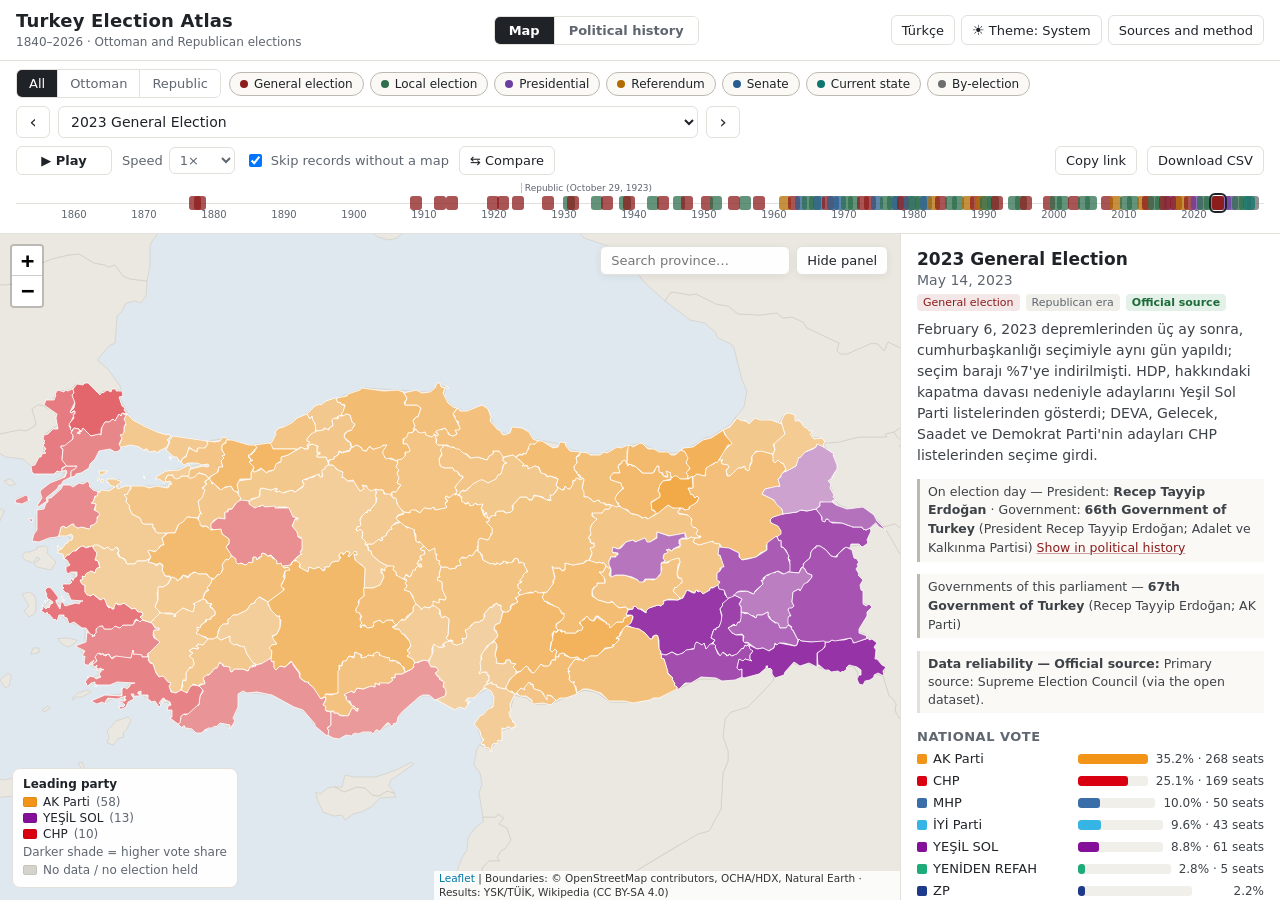
<file: index.html>
<!DOCTYPE html>
<html lang="tr">
<head>
<meta charset="utf-8">
<meta name="viewport" content="width=device-width, initial-scale=1">
<title>Türkiye Seçim Atlası · 1840–2026</title>
<meta name="description" content="1840'tan günümüze Osmanlı ve Türkiye Cumhuriyeti seçimleri, halkoylamaları ve cumhurbaşkanlığı seçimleri; döneminin il ve vilayet sınırlarıyla etkileşimli harita.">
<meta name="theme-color" content="#8d1c1c">
<meta property="og:type" content="website">
<meta property="og:title" content="Türkiye Seçim Atlası · 1840–2026">
<meta property="og:description" content="1840'tan bugüne Osmanlı ve Türkiye seçimleri döneminin sınırlarıyla haritada; meclisler, hükûmetler, cumhurbaşkanları ve partilerle siyasi tarih.">
<meta property="og:url" content="https://ahmtaltug.github.io/TurkiyeSecimAtlasi/">
<meta property="og:image" content="https://ahmtaltug.github.io/TurkiyeSecimAtlasi/icons/og.jpg">
<meta property="og:image:width" content="1280"><meta property="og:image:height" content="640">
<meta property="og:locale" content="tr_TR">
<meta name="twitter:card" content="summary_large_image">
<link rel="icon" href="favicon.svg" type="image/svg+xml">
<link rel="manifest" href="manifest.webmanifest">
<link rel="apple-touch-icon" href="icons/icon-192.png">
<script>
  // Tema, sayfa çizilmeden uygulanır (beyaz parlama olmasın): kayıtlı tercih yoksa tarayıcı tercihi.
  (function () {
    var p = localStorage.getItem('theme') || 'auto';
    var dark = p === 'dark' || (p === 'auto' && window.matchMedia && window.matchMedia('(prefers-color-scheme: dark)').matches);
    document.documentElement.dataset.theme = dark ? 'dark' : 'light';
  })();
</script>
<link rel="stylesheet" href="vendor/leaflet.css">
<link rel="stylesheet" href="css/app.css?v=3.6.0">
</head>
<body>
<header class="topbar">
  <div class="brand">
    <h1>Türkiye Seçim Atlası</h1>
    <span class="brand-sub">1840–2026 · Osmanlı ve Cumhuriyet seçimleri</span>
  </div>
  <nav class="seg main-tabs" id="mainTabs" aria-label="Ana bölümler">
    <button type="button" data-view="map" class="active" aria-pressed="true">Harita</button>
    <button type="button" data-view="history" aria-pressed="false">Siyasi tarih</button>
  </nav>
  <div class="topbar-actions">
    <button id="langBtn" class="btn ghost no-tr" type="button" title="Language / Dil"></button>
    <button id="themeBtn" class="btn ghost" type="button">Tema: Sistem</button>
    <button id="aboutBtn" class="btn ghost" type="button" aria-label="Kaynaklar ve yöntem"><span class="long">Kaynaklar ve yöntem</span><span class="short">Hakkında</span></button>
  </div>
</header>

<section class="controls" aria-label="Seçim seçimi">
  <div class="row">
    <div class="seg" id="eraSeg" role="group" aria-label="Dönem">
      <button type="button" data-era="all" class="active">Tümü</button>
      <button type="button" data-era="osmanli">Osmanlı</button>
      <button type="button" data-era="cumhuriyet">Cumhuriyet</button>
    </div>
    <div class="chips" id="typeChips" role="group" aria-label="Seçim türü"></div>
  </div>
  <div class="row nav">
    <button id="prevBtn" class="btn icon" type="button" aria-label="Önceki seçim">‹</button>
    <select id="electionSelect" aria-label="Seçim"></select>
    <button id="nextBtn" class="btn icon" type="button" aria-label="Sonraki seçim">›</button>
  </div>
  <div class="row play" aria-label="Zaman atlamalı oynatma">
    <button id="playBtn" class="btn" type="button" aria-pressed="false" title="Seçili dönem ve türlerdeki seçimleri sırayla oynat (boşluk tuşu)">▶ Oynat</button>
    <label class="lbl"><span class="long">Hız</span>
      <select id="speedSel" aria-label="Oynatma hızı">
        <option value="0.5">0,5×</option><option value="1" selected>1×</option><option value="2">2×</option><option value="4">4×</option>
      </select>
    </label>
    <label class="lbl skip"><input type="checkbox" id="skipEmpty" checked> Haritasız kayıtları atla</label>
    <button id="cmpBtn" class="btn ghost" type="button" aria-pressed="false" title="İki seçimi yan yana haritada karşılaştır">⇆<span class="long"> Karşılaştır</span></button>
    <span class="spacer"></span>
    <button id="shareBtn" class="btn ghost" type="button" title="Bu görünümün bağlantısını kopyala"><span class="long">Bağlantıyı kopyala</span><span class="short">Paylaş</span></button>
    <button id="csvBtn" class="btn ghost" type="button" title="Bu seçimin il verisini CSV olarak indir"><span class="long">CSV indir</span><span class="short">CSV</span></button>
  </div>
  <div class="timeline" id="timeline" aria-label="Zaman çizelgesi"></div>
</section>

<main class="layout">
  <div class="map-wrap">
    <div id="map" aria-label="Harita"></div>
    <div class="map-overlay" id="mapOverlay" hidden></div>
    <div class="year-badge" id="yearBadge" hidden aria-live="polite"></div>
    <div class="event-ticker" id="eventTicker" hidden aria-live="polite"></div>
    <div class="cmp-label a" id="cmpLabelA"></div>
    <div class="sr-only" id="srStatus" aria-live="polite"></div>
    <div class="loading" id="loading" hidden role="status"><span class="spin" aria-hidden="true"></span>Yükleniyor…</div>
    <div class="legend" id="legend"></div>
    <div class="map-tools">
      <input id="unitSearch" type="search" list="unitList" placeholder="İl ara…" aria-label="Haritada il, sancak ya da vilayet ara (kısayol: /)" autocomplete="off">
      <datalist id="unitList"></datalist>
      <button id="panelBtn" class="btn" type="button" aria-expanded="true" aria-controls="panel">Paneli gizle</button>
    </div>
  </div>
  <aside class="panel" id="panel">
    <div id="electionInfo"></div>
    <div class="modes" id="modeBox"></div>
    <div id="cmpBox"></div>
    <div id="unitInfo"></div>
    <div id="tableBox"></div>
    <div id="demoBox"></div>
    <div id="notesBox"></div>
  </aside>
</main>

<template id="about-en">
  <h2>Sources and method</h2>
  <p class="note">The interface is available in English; election descriptions, notes, party and place names come from Turkish sources and are shown in Turkish.</p>
  <h3>Coverage</h3>
  <ul>
    <li><b>1840:</b> Muhassıl councils. No compiled results exist, so only a description is shown.</li>
    <li><b>1877–1919, Ottoman Chamber of Deputies:</b> Deputies per province (vilayet) or sanjak, with religious, ethnic or political affiliation where the source gives it.</li>
    <li><b>1920–1946, Grand National Assembly:</b> Deputies and party breakdown per province; approximate provincial votes for 1946.</li>
    <li><b>1930–1946 local elections:</b> Municipalities won by the Free Republican Party in 1930; boundaries only for other years.</li>
    <li><b>District level:</b> District results for the 1950 and 1955 local elections and for all general, local, referendum and presidential elections since 1961, with the district boundaries of election day (panel: "Unit: District").</li>
    <li><b>1950–2026:</b> Province-level results of general, local (mayors and provincial councils), Senate, referendum and presidential elections, and the June 7, 2026 by-elections.</li>
  </ul>
  <h3>Data sources</h3>
  <ul>
    <li><b>1950–2026 results, 1950–1999 provincial and district boundaries:</b> <a href="https://github.com/hamiKumbasae/turkiye-secim-haritasi" target="_blank" rel="noopener">Türkiye Seçim Haritası open dataset</a> (CC BY-SA 4.0), based on the Supreme Election Council (YSK), TurkStat/DİE and Wikipedia. Boundaries derived from © OpenStreetMap contributors (ODbL) and OCHA/HDX COD-AB-TUR (CC BY-IGO).</li>
    <li><b>1877–1946 lists of deputies:</b> Turkish Wikipedia lists of members of each Ottoman and Turkish parliament (CC BY-SA 4.0). Each record links its source in the panel.</li>
    <li><b>Ottoman provinces outside Turkey and background map:</b> <a href="https://www.naturalearthdata.com/" target="_blank" rel="noopener">Natural Earth</a> (public domain).</li>
    <li><b>Political history (governments, confidence votes, heads of state, parties, events):</b> Turkish Wikipedia lists of governments and presidents, and party infoboxes (CC BY-SA 4.0); grand viziers from the Turkish Wikipedia list of Ottoman grand viziers.</li>
    <li><b>Demographics:</b> Provincial population (censuses 1927–2025) and area from Turkish Wikipedia; GDP per capita (2024) and life expectancy (2021–2023) from English Wikipedia tables based on TurkStat data.</li>
    <li><b>Current state:</b> Seats in parliament and provincial mayors, compiled daily from Turkish Wikipedia.</li>
    <li><b>Election descriptions (Turkish):</b> before 1950 from Wikipedia lists and election articles; after 1950 only basic facts (electoral system, subject of a referendum, the government formed afterwards), checked against this site's data and the Wikipedia article copies in the repository.</li>
    <li><b>Software:</b> Leaflet (BSD-2), topojson-client (ISC).</li>
  </ul>
  <h3>Boundaries</h3>
  <p>Elections from 1950 onwards are drawn with the provincial boundaries of their date (63 provinces in 1950 up to 81 since 2002), and provinces carry their official name at the time (e.g. Seyhan and Çoruh until 1955, Urfa until 1984, İçel until 2002).</p>
  <p>Boundaries before 1950 are <b>approximate</b>: units inside Turkey were assembled from today's districts according to their affiliation in that year; Ottoman provinces outside Turkey were assembled from present-day regions (Natural Earth admin-1), so their outlines do not match historical borders exactly. Units drawn with <b>fine diagonal hatching</b> rely on this project's estimate rather than a documented source.</p>
  <h3>Data reliability</h3>
  <ul>
    <li><b>Official source:</b> results based on YSK or TurkStat publications (via the open dataset).</li>
    <li><b>Encyclopedic compilation:</b> compiled from Wikipedia tables and lists, not checked against primary sources.</li>
    <li><b>Partial / approximate:</b> records where part of the data is unknown or approximate (1930, 1946).</li>
    <li><b>No result data:</b> only a description and the boundaries of the period.</li>
  </ul>
  <p>What was checked against what is documented in the <a href="https://github.com/ahmtaltug/TurkiyeSecimAtlasi/blob/main/docs/DOGRULAMA.md" target="_blank" rel="noopener">verification report</a> (Turkish).</p>
  <h3>Known limitations</h3>
  <ul>
    <li>Before 1950 elections were indirect and no provincial vote counts were published, so deputies and affiliations are shown.</li>
    <li>Wikipedia lists include everyone who served during a term, so totals can exceed the official number of seats.</li>
    <li>Party affiliations in the 1912 and 1914 lists do not match the aggregate figures in the literature.</li>
    <li>National totals are summed from provinces and may differ from official figures by a few tenths of a point.</li>
    <li>The parliament chart mostly shows the composition right after each election. Changes during a term are included only for the groups and opposition parties of 1920–1930 (approximate numbers), plus today's composition for the current term; other party switches, by-elections and the Senate are not shown.</li>
    <li>Demographic indicators use today's provincial boundaries; correlation does not imply causation.</li>
  </ul>
  <h3>Reporting errors</h3>
  <p>Use the <b>"Spotted an error in this record? Report it"</b> link at the bottom of each panel; it opens a GitHub form pre-filled with the record you are viewing (GitHub account required). <a href="https://github.com/ahmtaltug/TurkiyeSecimAtlasi/issues" target="_blank" rel="noopener">Open reports</a></p>
  <h3>Tips</h3>
  <ul>
    <li><b>Play:</b> steps through the elections of the selected era and types; keep only "General election" on to watch 1877–2023.</li>
    <li><b>Swing:</b> compares the selected party with the previous election of the same type, province by province.</li>
    <li><b>Keyboard:</b> ← → previous/next election, space play/pause, / search, Esc closes the selected unit.</li>
    <li><b>Compare (⇆):</b> shows two elections side by side.</li>
    <li><b>Language:</b> the button at the top switches between Turkish and English; the choice is stored in your browser.</li>
  </ul>
</template>

<dialog id="about">
  <form method="dialog"><button class="btn ghost close" aria-label="Kapat">✕</button></form>
  <div id="aboutBody">
  <h2>Kaynaklar ve yöntem</h2>
  <h3>Kapsam</h3>
  <ul>
    <li><b>1840:</b> Muhassıllık meclisleri. Derlenmiş seçim sonucu olmadığı için yalnız açıklama gösterilir.</li>
    <li><b>1877–1919, Meclis-i Mebusan:</b> Vilayet ya da sancak başına mebus sayısı. Kaynakta varsa dinî, etnik ya da siyasi mensubiyet dağılımı da gösterilir.</li>
    <li><b>1920–1946, TBMM:</b> İl (liva) başına milletvekili sayısı ve parti dağılımı. 1946 için yaklaşık il oyları da vardır.</li>
    <li><b>1930–1946 yerel seçimler:</b> 1930 için Serbest Cumhuriyet Fırkası'nın kazandığı belediyeler. Diğer yıllarda il düzeyinde veri yoktur.</li>
    <li><b>İlçe düzeyi:</b> 1950 ve 1955 yerel seçimleri ile 1961 sonrası genel, yerel, halkoylaması ve cumhurbaşkanlığı seçimlerinde ilçe sonuçları, seçim tarihindeki ilçe sınırlarıyla (panelde "Birim: İlçe").</li>
    <li><b>1950–2026:</b> İl düzeyinde milletvekili genel seçimleri, mahalli idareler seçimleri (belediye başkanlığı ve il genel meclisi), Cumhuriyet Senatosu seçimleri, halkoylamaları, cumhurbaşkanlığı seçimleri ve 7 Haziran 2026 ara seçimi.</li>
  </ul>
  <h3>Veri kaynakları</h3>
  <ul>
    <li><b>1950–2026 sonuçları ve 1950–1999 il sınırları:</b> <a href="https://github.com/hamiKumbasae/turkiye-secim-haritasi" target="_blank" rel="noopener">Türkiye Seçim Haritası açık veri seti</a> (CC BY-SA 4.0). Asıl kaynakları YSK, TÜİK/DİE ve Vikipedi'dir. İl ve ilçe sınırları © OpenStreetMap katkıcıları (ODbL) ve OCHA/HDX COD-AB-TUR (CC BY-IGO) verisinden türetilmiştir.</li>
    <li><b>1877–1946 vekil listeleri:</b> Türkçe Vikipedi'deki "Meclis-i Mebûsan N. dönem mebusları listesi" ve "TBMM N. dönem milletvekilleri listesi" maddeleri (CC BY-SA 4.0). 1930 ve 1946 için ilgili seçim maddeleri kullanıldı. Her seçimin kaynak bağlantısı panelde yer alır.</li>
    <li><b>Türkiye dışındaki Osmanlı vilayetleri ve arka plan haritası:</b> <a href="https://www.naturalearthdata.com/" target="_blank" rel="noopener">Natural Earth</a> (kamu malı).</li>
    <li><b>Siyasi tarih (hükûmetler, güvenoyları, cumhurbaşkanları, partiler, olaylar):</b> Türkçe Vikipedi "Türkiye hükûmetleri listesi", "Türkiye cumhurbaşkanları listesi" ve parti maddelerinin bilgi kutuları (CC BY-SA 4.0). 1923–1946 meclis dağılımları seçim maddelerinden, 1950 sonrası bu sitenin seçim verisindendir.</li>
    <li><b>Demografi:</b> İl nüfusları (1927–2025 sayım ve ADNKS), alanlar: Türkçe Vikipedi; il bazında kişi başı GSYH (2024) ve yaşam beklentisi (2021–2023): İngilizce Vikipedi tabloları (TÜİK verisine dayanır).</li>
    <li><b>Seçim açıklamaları:</b> 1950 öncesinde Vikipedi listeleri ve seçim maddeleri. 1950 sonrasında yalnız temel bilgiler (seçim sistemi, halkoylamasının konusu, seçimden sonra kurulan hükûmet); bunlar sitenin verisi ve depodaki Vikipedi madde kopyalarıyla karşılaştırıldı.</li>
    <li><b>Yazılım:</b> Leaflet (BSD-2), topojson-client (ISC).</li>
  </ul>
  <h3>Sınırlar</h3>
  <p>1950 ve sonrasındaki seçimler, kaynak veri setinin o tarihteki il sınırlarıyla çizilir: 1950'de 63 il, 1954'te 64, 1955'te 66, 1957–1987 arasında 67, 1991'de 74, 1994'te 76, 1995'te 79, 1999'da 80 ve 2002'den itibaren 81 il. İl adları seçim tarihindeki resmî adlarıyla gösterilir (ör. 1955'e kadar Seyhan ve Çoruh, 1984'e kadar Urfa, 2002'ye kadar İçel).</p>
  <p>1950 öncesi sınırlar <b>yaklaşıktır</b>. Türkiye içindeki birimler, günümüz ilçelerinin o yıldaki il ya da sancak bağlılığına göre birleştirildi. Örnekler: Gelibolu, Ergani, Genç, Siverek, Kozan, Cebelibereket, Şebinkarahisar ve Aksaray illerinin kaldırılması, 1933–1936 arasındaki Çoruh ili, Hatay'ın 1939'da katılması. Türkiye dışındaki Osmanlı vilayetleri, günümüz idari bölgelerinin (Natural Earth admin-1) birleştirilmesiyle çizildi. Bu yüzden kenar hatları tarihî sınırlarla birebir örtüşmez.</p>
  <h3>Veri güvenilirliği düzeyleri</h3>
  <p>Her kaydın panelinde bir güvenilirlik rozeti vardır. Rozet, verinin hangi tür kaynağa dayandığını gösterir; ayrı bir doğrulama sonucu değildir.</p>
  <ul>
    <li><b>Resmî kaynak:</b> YSK ya da DİE/TÜİK yayınlarına dayanan sonuçlar (kaynak veri seti üzerinden).</li>
    <li><b>Ansiklopedik derleme:</b> Vikipedi tablo ve listelerinden derlenmiş, birincil kaynakla karşılaştırılmamış veri.</li>
    <li><b>Kısmi / yaklaşık:</b> Verinin bir bölümü bilinmeyen ya da yaklaşık olan kayıtlar (1930, 1946).</li>
    <li><b>Sonuç verisi yok:</b> Yalnız açıklama ve dönemin sınırları gösterilir.</li>
  </ul>
  <p>Haritada <b>ince çapraz çizgilerle taranmış</b> birimlerin sınırı belgelenmiş bir kaynağa değil, bu projedeki tahmine dayanır. Birime tıklayınca neyin varsayıldığı yazar.</p>
  <p>Parti ve aday adlarının, ülke geneli sonuçların ve il adlarının neyle karşılaştırıldığı <a href="https://github.com/ahmtaltug/TurkiyeSecimAtlasi/blob/main/docs/DOGRULAMA.md" target="_blank" rel="noopener">doğrulama raporunda</a> yer alır.</p>
  <h3>Bilinen sınırlamalar</h3>
  <ul>
    <li>1950 öncesinde seçimler iki dereceliydi ve il düzeyinde oy sayısı yayımlanmadı. Bu yüzden bu dönemde vekil sayıları ve mensubiyetler gösterilir.</li>
    <li>Vikipedi listeleri dönem boyunca görev yapan herkesi içerir. Açıklamasında "yerine" ya da "ara seçim" geçenler "sonradan katılan" olarak ayrıldı, ama bütün ara seçimler bu şekilde işaretli değildir. Bu yüzden toplamlar resmî sandalye sayısından fazla olabilir.</li>
    <li>1912 ve 1914 listelerindeki parti mensubiyetleri literatürdeki toplu rakamlarla uyuşmaz; örneğin 1912 için genellikle "İttihat ve Terakki 269/275" denir. Bu yüzden Osmanlı seçimlerinde harita varsayılan olarak vekil sayısını gösterir.</li>
    <li>Ülke toplamları il verilerinin toplanmasıyla hesaplandığından resmî ilan edilen oranlardan birkaç onda bir puan farklı olabilir.</li>
    <li>Siyasi tarih grafiğindeki meclis dağılımı çoğunlukla her seçimin hemen sonrasındaki durumdur. Dönem içi değişiklikler yalnız 1920–1930 arasındaki gruplaşmalar ve muhalefet partileri için yaklaşık sayılarla işlenmiştir; son dönemde ayrıca bugünkü TBMM dağılımı gösterilir. Diğer parti değiştirmeler, ara seçimler ve Cumhuriyet Senatosu gösterilmez. Partilerin öncül/ardıl ilişkileri Vikipedi bilgi kutularındaki bağlantılara dayanır.</li>
    <li>Demografik göstergeler günümüz il sınırlarına göredir; eski seçimlerde dönemin illerine toplanır ve yaklaşıktır. İl bazında kentleşme ve göç verisi yoktur; nüfus artışı dolaylı gösterge olarak verilir. Korelasyon nedensellik göstermez.</li>
  </ul>
  <h3>Hata bildirimi</h3>
  <p>Yanlış bir sonuç, ad, tarih ya da sınır görürseniz her kaydın panelinin altındaki <b>"Bu kayıtta hata mı var? Bildirin"</b> bağlantısını kullanın. GitHub'da, görüntülediğiniz kaydın bağlantısı doldurulmuş bir form açılır (GitHub hesabı gerekir). <a href="https://github.com/ahmtaltug/TurkiyeSecimAtlasi/issues" target="_blank" rel="noopener">Açık bildirimler</a></p>
  <h3>Kullanım ipuçları</h3>
  <ul>
    <li><b>Oynat:</b> Seçili dönem ve türlerdeki seçimleri sırayla gösterir. Örneğin yalnız "Genel seçim"i açık bırakıp oynatırsanız 1877'den 2023'e milletvekili seçimleri art arda gelir. Harita görünümü ve seçili parti, mümkün olduğunca korunur.</li>
    <li><b>Değişim:</b> 1950 sonrası oy verisi olan seçimlerde, seçili partinin oyunu aynı türden bir önceki seçimle il il karşılaştırır.</li>
    <li><b>Tema:</b> Sayfa tarayıcınızın açık/koyu tercihine göre açılır; sağ üstteki düğmeyle Sistem, Açık ve Koyu arasında geçiş yapabilirsiniz. Tercih tarayıcıda saklanır.</li>
    <li><b>Tahmini sınırlar:</b> Lejanttaki kutucukla taramayı gizleyip gösterebilirsiniz.</li>
    <li><b>Klavye:</b> ← ve → önceki/sonraki seçim, boşluk oynat/durdur, / il arama, Esc seçili ili kapatır.</li>
    <li><b>Parti geçmişi:</b> Ülke geneli çubuklarından bir partiye tıklayınca, partinin aynı türdeki seçimlerde aldığı oy oranı grafikle gösterilir.</li>
    <li><b>İl geçmişi:</b> 1950 sonrası bir ile tıklayınca kartın altındaki "Bu ilin seçim geçmişi" bölümü, aynı türdeki bütün seçimleri ve seçili partinin oy eğrisini gösterir.</li>
    <li><b>Siyasi tarih:</b> Üst çubuktaki düğme meclis–hükûmet grafiğini, hükûmetler tablosunu, parti zaman çizelgesini ve olay animasyonunu açar.</li>
    <li><b>Karşılaştır (⇆):</b> Seçili seçimi, paneldeki listeden seçeceğiniz başka bir seçimle yan yana gösterir.</li>
    <li><b>Demografi:</b> Panelin altındaki bölüm, il göstergeleriyle seçim sonucunu saçılım grafiğinde karşılaştırır.</li>
    <li><b>CSV indir:</b> Görüntülenen seçimin il verisini Excel'de açılabilen bir dosya olarak indirir.</li>
  </ul>
  </div>
  <p class="muted">Bu sitedeki derlenmiş veri, kaynaklarının lisansı gereği CC BY-SA 4.0 ile paylaşılır. <span id="version"></span> · <a href="https://github.com/ahmtaltug/TurkiyeSecimAtlasi" target="_blank" rel="noopener">Kaynak kod</a></p>
</dialog>

<section id="historyDlg" class="history-view" hidden aria-labelledby="histTitle">
  <div class="hd-head">
    <h2 id="histTitle">Siyasi tarih</h2>
    <div class="seg" id="histTabs" role="tablist" aria-label="Siyasi tarih görünümleri">
      <button type="button" role="tab" data-tab="chart">Meclis ve hükûmetler</button>
      <button type="button" role="tab" data-tab="govs">Hükûmetler ve güvenoyu</button>
      <button type="button" role="tab" data-tab="parties">Partiler</button>
      <button type="button" role="tab" data-tab="anim">Olaylar ve animasyon</button>
    </div>
    <button id="histShare" class="btn ghost" type="button" title="Bu görünümün bağlantısını kopyala"><span class="long">Bağlantıyı kopyala</span><span class="short">Paylaş</span></button>
    <a id="histReport" class="btn ghost report-link" href="#" target="_blank" rel="noopener" title="Siyasi tarih verisindeki bir hatayı bildir">Hata bildir</a>
  </div>
  <div id="histBody" class="hd-body"></div>
</section>

<svg width="0" height="0" style="position:absolute" aria-hidden="true" focusable="false">
  <defs>
    <pattern id="hatch" patternUnits="userSpaceOnUse" width="6" height="6" patternTransform="rotate(45)">
      <rect width="2" height="6" style="fill: var(--hatch)"></rect>
    </pattern>
  </defs>
</svg>
<noscript><p style="padding:16px">Bu harita JavaScript gerektirir.</p></noscript>
<script defer src="vendor/leaflet.js"></script>
<script defer src="vendor/topojson-client.min.js"></script>
<script defer src="js/i18n.js?v=3.6.0"></script>
<script defer src="js/app.js?v=3.6.0"></script>
<script defer src="js/history.js?v=3.6.0"></script>
</body>
</html>
</file>
<file: vendor/leaflet.css>
/* required styles */

.leaflet-pane,
.leaflet-tile,
.leaflet-marker-icon,
.leaflet-marker-shadow,
.leaflet-tile-container,
.leaflet-pane > svg,
.leaflet-pane > canvas,
.leaflet-zoom-box,
.leaflet-image-layer,
.leaflet-layer {
	position: absolute;
	left: 0;
	top: 0;
	}
.leaflet-container {
	overflow: hidden;
	}
.leaflet-tile,
.leaflet-marker-icon,
.leaflet-marker-shadow {
	-webkit-user-select: none;
	   -moz-user-select: none;
	        user-select: none;
	  -webkit-user-drag: none;
	}
/* Prevents IE11 from highlighting tiles in blue */
.leaflet-tile::selection {
	background: transparent;
}
/* Safari renders non-retina tile on retina better with this, but Chrome is worse */
.leaflet-safari .leaflet-tile {
	image-rendering: -webkit-optimize-contrast;
	}
/* hack that prevents hw layers "stretching" when loading new tiles */
.leaflet-safari .leaflet-tile-container {
	width: 1600px;
	height: 1600px;
	-webkit-transform-origin: 0 0;
	}
.leaflet-marker-icon,
.leaflet-marker-shadow {
	display: block;
	}
/* .leaflet-container svg: reset svg max-width decleration shipped in Joomla! (joomla.org) 3.x */
/* .leaflet-container img: map is broken in FF if you have max-width: 100% on tiles */
.leaflet-container .leaflet-overlay-pane svg {
	max-width: none !important;
	max-height: none !important;
	}
.leaflet-container .leaflet-marker-pane img,
.leaflet-container .leaflet-shadow-pane img,
.leaflet-container .leaflet-tile-pane img,
.leaflet-container img.leaflet-image-layer,
.leaflet-container .leaflet-tile {
	max-width: none !important;
	max-height: none !important;
	width: auto;
	padding: 0;
	}

.leaflet-container img.leaflet-tile {
	/* See: https://bugs.chromium.org/p/chromium/issues/detail?id=600120 */
	mix-blend-mode: plus-lighter;
}

.leaflet-container.leaflet-touch-zoom {
	-ms-touch-action: pan-x pan-y;
	touch-action: pan-x pan-y;
	}
.leaflet-container.leaflet-touch-drag {
	-ms-touch-action: pinch-zoom;
	/* Fallback for FF which doesn't support pinch-zoom */
	touch-action: none;
	touch-action: pinch-zoom;
}
.leaflet-container.leaflet-touch-drag.leaflet-touch-zoom {
	-ms-touch-action: none;
	touch-action: none;
}
.leaflet-container {
	-webkit-tap-highlight-color: transparent;
}
.leaflet-container a {
	-webkit-tap-highlight-color: rgba(51, 181, 229, 0.4);
}
.leaflet-tile {
	filter: inherit;
	visibility: hidden;
	}
.leaflet-tile-loaded {
	visibility: inherit;
	}
.leaflet-zoom-box {
	width: 0;
	height: 0;
	-moz-box-sizing: border-box;
	     box-sizing: border-box;
	z-index: 800;
	}
/* workaround for https://bugzilla.mozilla.org/show_bug.cgi?id=888319 */
.leaflet-overlay-pane svg {
	-moz-user-select: none;
	}

.leaflet-pane         { z-index: 400; }

.leaflet-tile-pane    { z-index: 200; }
.leaflet-overlay-pane { z-index: 400; }
.leaflet-shadow-pane  { z-index: 500; }
.leaflet-marker-pane  { z-index: 600; }
.leaflet-tooltip-pane   { z-index: 650; }
.leaflet-popup-pane   { z-index: 700; }

.leaflet-map-pane canvas { z-index: 100; }
.leaflet-map-pane svg    { z-index: 200; }

.leaflet-vml-shape {
	width: 1px;
	height: 1px;
	}
.lvml {
	behavior: url(#default#VML);
	display: inline-block;
	position: absolute;
	}


/* control positioning */

.leaflet-control {
	position: relative;
	z-index: 800;
	pointer-events: visiblePainted; /* IE 9-10 doesn't have auto */
	pointer-events: auto;
	}
.leaflet-top,
.leaflet-bottom {
	position: absolute;
	z-index: 1000;
	pointer-events: none;
	}
.leaflet-top {
	top: 0;
	}
.leaflet-right {
	right: 0;
	}
.leaflet-bottom {
	bottom: 0;
	}
.leaflet-left {
	left: 0;
	}
.leaflet-control {
	float: left;
	clear: both;
	}
.leaflet-right .leaflet-control {
	float: right;
	}
.leaflet-top .leaflet-control {
	margin-top: 10px;
	}
.leaflet-bottom .leaflet-control {
	margin-bottom: 10px;
	}
.leaflet-left .leaflet-control {
	margin-left: 10px;
	}
.leaflet-right .leaflet-control {
	margin-right: 10px;
	}


/* zoom and fade animations */

.leaflet-fade-anim .leaflet-popup {
	opacity: 0;
	-webkit-transition: opacity 0.2s linear;
	   -moz-transition: opacity 0.2s linear;
	        transition: opacity 0.2s linear;
	}
.leaflet-fade-anim .leaflet-map-pane .leaflet-popup {
	opacity: 1;
	}
.leaflet-zoom-animated {
	-webkit-transform-origin: 0 0;
	    -ms-transform-origin: 0 0;
	        transform-origin: 0 0;
	}
svg.leaflet-zoom-animated {
	will-change: transform;
}

.leaflet-zoom-anim .leaflet-zoom-animated {
	-webkit-transition: -webkit-transform 0.25s cubic-bezier(0,0,0.25,1);
	   -moz-transition:    -moz-transform 0.25s cubic-bezier(0,0,0.25,1);
	        transition:         transform 0.25s cubic-bezier(0,0,0.25,1);
	}
.leaflet-zoom-anim .leaflet-tile,
.leaflet-pan-anim .leaflet-tile {
	-webkit-transition: none;
	   -moz-transition: none;
	        transition: none;
	}

.leaflet-zoom-anim .leaflet-zoom-hide {
	visibility: hidden;
	}


/* cursors */

.leaflet-interactive {
	cursor: pointer;
	}
.leaflet-grab {
	cursor: -webkit-grab;
	cursor:    -moz-grab;
	cursor:         grab;
	}
.leaflet-crosshair,
.leaflet-crosshair .leaflet-interactive {
	cursor: crosshair;
	}
.leaflet-popup-pane,
.leaflet-control {
	cursor: auto;
	}
.leaflet-dragging .leaflet-grab,
.leaflet-dragging .leaflet-grab .leaflet-interactive,
.leaflet-dragging .leaflet-marker-draggable {
	cursor: move;
	cursor: -webkit-grabbing;
	cursor:    -moz-grabbing;
	cursor:         grabbing;
	}

/* marker & overlays interactivity */
.leaflet-marker-icon,
.leaflet-marker-shadow,
.leaflet-image-layer,
.leaflet-pane > svg path,
.leaflet-tile-container {
	pointer-events: none;
	}

.leaflet-marker-icon.leaflet-interactive,
.leaflet-image-layer.leaflet-interactive,
.leaflet-pane > svg path.leaflet-interactive,
svg.leaflet-image-layer.leaflet-interactive path {
	pointer-events: visiblePainted; /* IE 9-10 doesn't have auto */
	pointer-events: auto;
	}

/* visual tweaks */

.leaflet-container {
	background: #ddd;
	outline-offset: 1px;
	}
.leaflet-container a {
	color: #0078A8;
	}
.leaflet-zoom-box {
	border: 2px dotted #38f;
	background: rgba(255,255,255,0.5);
	}


/* general typography */
.leaflet-container {
	font-family: "Helvetica Neue", Arial, Helvetica, sans-serif;
	font-size: 12px;
	font-size: 0.75rem;
	line-height: 1.5;
	}


/* general toolbar styles */

.leaflet-bar {
	box-shadow: 0 1px 5px rgba(0,0,0,0.65);
	border-radius: 4px;
	}
.leaflet-bar a {
	background-color: #fff;
	border-bottom: 1px solid #ccc;
	width: 26px;
	height: 26px;
	line-height: 26px;
	display: block;
	text-align: center;
	text-decoration: none;
	color: black;
	}
.leaflet-bar a,
.leaflet-control-layers-toggle {
	background-position: 50% 50%;
	background-repeat: no-repeat;
	display: block;
	}
.leaflet-bar a:hover,
.leaflet-bar a:focus {
	background-color: #f4f4f4;
	}
.leaflet-bar a:first-child {
	border-top-left-radius: 4px;
	border-top-right-radius: 4px;
	}
.leaflet-bar a:last-child {
	border-bottom-left-radius: 4px;
	border-bottom-right-radius: 4px;
	border-bottom: none;
	}
.leaflet-bar a.leaflet-disabled {
	cursor: default;
	background-color: #f4f4f4;
	color: #bbb;
	}

.leaflet-touch .leaflet-bar a {
	width: 30px;
	height: 30px;
	line-height: 30px;
	}
.leaflet-touch .leaflet-bar a:first-child {
	border-top-left-radius: 2px;
	border-top-right-radius: 2px;
	}
.leaflet-touch .leaflet-bar a:last-child {
	border-bottom-left-radius: 2px;
	border-bottom-right-radius: 2px;
	}

/* zoom control */

.leaflet-control-zoom-in,
.leaflet-control-zoom-out {
	font: bold 18px 'Lucida Console', Monaco, monospace;
	text-indent: 1px;
	}

.leaflet-touch .leaflet-control-zoom-in, .leaflet-touch .leaflet-control-zoom-out  {
	font-size: 22px;
	}


/* layers control */

.leaflet-control-layers {
	box-shadow: 0 1px 5px rgba(0,0,0,0.4);
	background: #fff;
	border-radius: 5px;
	}
.leaflet-control-layers-toggle {
	background-image: url(images/layers.png);
	width: 36px;
	height: 36px;
	}
.leaflet-retina .leaflet-control-layers-toggle {
	background-image: url(images/layers-2x.png);
	background-size: 26px 26px;
	}
.leaflet-touch .leaflet-control-layers-toggle {
	width: 44px;
	height: 44px;
	}
.leaflet-control-layers .leaflet-control-layers-list,
.leaflet-control-layers-expanded .leaflet-control-layers-toggle {
	display: none;
	}
.leaflet-control-layers-expanded .leaflet-control-layers-list {
	display: block;
	position: relative;
	}
.leaflet-control-layers-expanded {
	padding: 6px 10px 6px 6px;
	color: #333;
	background: #fff;
	}
.leaflet-control-layers-scrollbar {
	overflow-y: scroll;
	overflow-x: hidden;
	padding-right: 5px;
	}
.leaflet-control-layers-selector {
	margin-top: 2px;
	position: relative;
	top: 1px;
	}
.leaflet-control-layers label {
	display: block;
	font-size: 13px;
	font-size: 1.08333em;
	}
.leaflet-control-layers-separator {
	height: 0;
	border-top: 1px solid #ddd;
	margin: 5px -10px 5px -6px;
	}

/* Default icon URLs */
.leaflet-default-icon-path { /* used only in path-guessing heuristic, see L.Icon.Default */
	background-image: url(images/marker-icon.png);
	}


/* attribution and scale controls */

.leaflet-container .leaflet-control-attribution {
	background: #fff;
	background: rgba(255, 255, 255, 0.8);
	margin: 0;
	}
.leaflet-control-attribution,
.leaflet-control-scale-line {
	padding: 0 5px;
	color: #333;
	line-height: 1.4;
	}
.leaflet-control-attribution a {
	text-decoration: none;
	}
.leaflet-control-attribution a:hover,
.leaflet-control-attribution a:focus {
	text-decoration: underline;
	}
.leaflet-attribution-flag {
	display: inline !important;
	vertical-align: baseline !important;
	width: 1em;
	height: 0.6669em;
	}
.leaflet-left .leaflet-control-scale {
	margin-left: 5px;
	}
.leaflet-bottom .leaflet-control-scale {
	margin-bottom: 5px;
	}
.leaflet-control-scale-line {
	border: 2px solid #777;
	border-top: none;
	line-height: 1.1;
	padding: 2px 5px 1px;
	white-space: nowrap;
	-moz-box-sizing: border-box;
	     box-sizing: border-box;
	background: rgba(255, 255, 255, 0.8);
	text-shadow: 1px 1px #fff;
	}
.leaflet-control-scale-line:not(:first-child) {
	border-top: 2px solid #777;
	border-bottom: none;
	margin-top: -2px;
	}
.leaflet-control-scale-line:not(:first-child):not(:last-child) {
	border-bottom: 2px solid #777;
	}

.leaflet-touch .leaflet-control-attribution,
.leaflet-touch .leaflet-control-layers,
.leaflet-touch .leaflet-bar {
	box-shadow: none;
	}
.leaflet-touch .leaflet-control-layers,
.leaflet-touch .leaflet-bar {
	border: 2px solid rgba(0,0,0,0.2);
	background-clip: padding-box;
	}


/* popup */

.leaflet-popup {
	position: absolute;
	text-align: center;
	margin-bottom: 20px;
	}
.leaflet-popup-content-wrapper {
	padding: 1px;
	text-align: left;
	border-radius: 12px;
	}
.leaflet-popup-content {
	margin: 13px 24px 13px 20px;
	line-height: 1.3;
	font-size: 13px;
	font-size: 1.08333em;
	min-height: 1px;
	}
.leaflet-popup-content p {
	margin: 17px 0;
	margin: 1.3em 0;
	}
.leaflet-popup-tip-container {
	width: 40px;
	height: 20px;
	position: absolute;
	left: 50%;
	margin-top: -1px;
	margin-left: -20px;
	overflow: hidden;
	pointer-events: none;
	}
.leaflet-popup-tip {
	width: 17px;
	height: 17px;
	padding: 1px;

	margin: -10px auto 0;
	pointer-events: auto;

	-webkit-transform: rotate(45deg);
	   -moz-transform: rotate(45deg);
	    -ms-transform: rotate(45deg);
	        transform: rotate(45deg);
	}
.leaflet-popup-content-wrapper,
.leaflet-popup-tip {
	background: white;
	color: #333;
	box-shadow: 0 3px 14px rgba(0,0,0,0.4);
	}
.leaflet-container a.leaflet-popup-close-button {
	position: absolute;
	top: 0;
	right: 0;
	border: none;
	text-align: center;
	width: 24px;
	height: 24px;
	font: 16px/24px Tahoma, Verdana, sans-serif;
	color: #757575;
	text-decoration: none;
	background: transparent;
	}
.leaflet-container a.leaflet-popup-close-button:hover,
.leaflet-container a.leaflet-popup-close-button:focus {
	color: #585858;
	}
.leaflet-popup-scrolled {
	overflow: auto;
	}

.leaflet-oldie .leaflet-popup-content-wrapper {
	-ms-zoom: 1;
	}
.leaflet-oldie .leaflet-popup-tip {
	width: 24px;
	margin: 0 auto;

	-ms-filter: "progid:DXImageTransform.Microsoft.Matrix(M11=0.70710678, M12=0.70710678, M21=-0.70710678, M22=0.70710678)";
	filter: progid:DXImageTransform.Microsoft.Matrix(M11=0.70710678, M12=0.70710678, M21=-0.70710678, M22=0.70710678);
	}

.leaflet-oldie .leaflet-control-zoom,
.leaflet-oldie .leaflet-control-layers,
.leaflet-oldie .leaflet-popup-content-wrapper,
.leaflet-oldie .leaflet-popup-tip {
	border: 1px solid #999;
	}


/* div icon */

.leaflet-div-icon {
	background: #fff;
	border: 1px solid #666;
	}


/* Tooltip */
/* Base styles for the element that has a tooltip */
.leaflet-tooltip {
	position: absolute;
	padding: 6px;
	background-color: #fff;
	border: 1px solid #fff;
	border-radius: 3px;
	color: #222;
	white-space: nowrap;
	-webkit-user-select: none;
	-moz-user-select: none;
	-ms-user-select: none;
	user-select: none;
	pointer-events: none;
	box-shadow: 0 1px 3px rgba(0,0,0,0.4);
	}
.leaflet-tooltip.leaflet-interactive {
	cursor: pointer;
	pointer-events: auto;
	}
.leaflet-tooltip-top:before,
.leaflet-tooltip-bottom:before,
.leaflet-tooltip-left:before,
.leaflet-tooltip-right:before {
	position: absolute;
	pointer-events: none;
	border: 6px solid transparent;
	background: transparent;
	content: "";
	}

/* Directions */

.leaflet-tooltip-bottom {
	margin-top: 6px;
}
.leaflet-tooltip-top {
	margin-top: -6px;
}
.leaflet-tooltip-bottom:before,
.leaflet-tooltip-top:before {
	left: 50%;
	margin-left: -6px;
	}
.leaflet-tooltip-top:before {
	bottom: 0;
	margin-bottom: -12px;
	border-top-color: #fff;
	}
.leaflet-tooltip-bottom:before {
	top: 0;
	margin-top: -12px;
	margin-left: -6px;
	border-bottom-color: #fff;
	}
.leaflet-tooltip-left {
	margin-left: -6px;
}
.leaflet-tooltip-right {
	margin-left: 6px;
}
.leaflet-tooltip-left:before,
.leaflet-tooltip-right:before {
	top: 50%;
	margin-top: -6px;
	}
.leaflet-tooltip-left:before {
	right: 0;
	margin-right: -12px;
	border-left-color: #fff;
	}
.leaflet-tooltip-right:before {
	left: 0;
	margin-left: -12px;
	border-right-color: #fff;
	}

/* Printing */

@media print {
	/* Prevent printers from removing background-images of controls. */
	.leaflet-control {
		-webkit-print-color-adjust: exact;
		print-color-adjust: exact;
		}
	}
</file>
<file: css/app.css>
:root {
  --bg: #f6f5f2;
  --surface: #ffffff;
  --ink: #1f2328;
  --muted: #5f6670;
  --line: #e2e0db;
  --accent: #8d1c1c;
  --sea: #dfe8ee;
  --land: #ece9e2;
  --nodata: #d6d3cc;
  --radius: 8px;
  --line-strong: #bdb9b1;
  --on-ink: #ffffff;
  --soft: #f1efea;
  --soft2: #faf9f6;
  --text2: #3d4248;
  --overlay: rgba(255,255,255,.95);
  --sw-line: rgba(0,0,0,.08);
  --warn-bg: #fff7e6;
  --warn-line: #f2dfb5;
  --row: #f0eee9;
  --row-hover: #f6f4ef;
  --row-sel: #efe9dc;
  --hatch-swatch: #8a8478;
  --hatch: rgba(255,255,255,.45);
  color-scheme: light;
  font-family: system-ui, -apple-system, "Segoe UI", Roboto, "Noto Sans", sans-serif;
  color: var(--ink);
  background: var(--bg);
}
* { box-sizing: border-box; }
html, body { margin: 0; height: 100%; }
body { display: flex; flex-direction: column; min-height: 100vh; }
a { color: var(--accent); }
.muted { color: var(--muted); }

.topbar { display: flex; align-items: center; justify-content: space-between; gap: 12px; padding: 10px 16px; background: var(--surface); border-bottom: 1px solid var(--line); }
.brand h1 { font-size: 18px; margin: 0; letter-spacing: .2px; }
.brand-sub { font-size: 12px; color: var(--muted); }

.btn { font: inherit; font-size: 13px; border: 1px solid var(--line); background: var(--surface); color: var(--ink); border-radius: 6px; padding: 6px 10px; cursor: pointer; }
.btn:hover { border-color: var(--line-strong); }
.btn.ghost { background: transparent; }
.btn.icon { width: 34px; padding: 6px 0; font-size: 18px; line-height: 1; }
.btn:focus-visible, select:focus-visible, .chip:focus-visible, .seg button:focus-visible { outline: 2px solid var(--accent); outline-offset: 1px; }

.controls { background: var(--surface); border-bottom: 1px solid var(--line); padding: 8px 16px 6px; display: flex; flex-direction: column; gap: 8px; }
.controls .row { display: flex; align-items: center; gap: 8px; flex-wrap: wrap; }
.controls .row.nav { flex-wrap: nowrap; }
.leaflet-interactive:focus { outline: none; }
.seg { display: inline-flex; border: 1px solid var(--line); border-radius: 6px; overflow: hidden; }
.seg button { font: inherit; font-size: 13px; border: 0; background: var(--surface); padding: 6px 12px; cursor: pointer; color: var(--muted); }
.seg button + button { border-left: 1px solid var(--line); }
.seg button.active { background: var(--ink); color: var(--on-ink); }
.chips { display: flex; gap: 6px; flex-wrap: wrap; }
.chip { font: inherit; font-size: 12px; border: 1px solid var(--line); background: var(--surface); border-radius: 999px; padding: 4px 10px; cursor: pointer; color: var(--muted); display: inline-flex; align-items: center; gap: 6px; }
.chip .dot { width: 8px; height: 8px; border-radius: 50%; display: inline-block; }
.chip.on { color: var(--ink); border-color: var(--line-strong); background: var(--soft2); }
.chip:not(.on) .dot { opacity: .35; }
select { font: inherit; font-size: 14px; padding: 6px 8px; border: 1px solid var(--line); border-radius: 6px; background: var(--surface); min-width: 0; flex: 1 1 320px; max-width: 640px; }

.timeline { position: relative; height: 44px; overflow-x: auto; overflow-y: hidden; white-space: nowrap; scrollbar-width: thin; }
.timeline .track { position: relative; height: 100%; min-width: 100%; }
.timeline .axis { position: absolute; left: 0; right: 0; top: 20px; height: 1px; background: var(--line); }
.timeline .tick { position: absolute; top: 26px; font-size: 10px; color: var(--muted); transform: translateX(-50%); }
.timeline .ev { position: absolute; top: 13px; width: 12px; height: 14px; margin-left: -6px; border-radius: 3px; border: 0; padding: 0; cursor: pointer; opacity: .75; }
.timeline .ev:hover { opacity: 1; transform: scaleY(1.25); }
.timeline .ev.sel { opacity: 1; outline: 2px solid var(--ink); outline-offset: 1px; z-index: 2; }
.timeline .era-band { position: absolute; top: 0; height: 10px; font-size: 9px; color: var(--muted); border-left: 1px dashed var(--line-strong); padding-left: 3px; }

.layout { flex: 1; display: grid; grid-template-columns: minmax(0, 1fr) 380px; min-height: 0; }
.map-wrap { position: relative; min-height: 420px; }
#map { position: absolute; inset: 0; background: var(--sea); }
.leaflet-container { font: inherit; background: var(--sea); }
.leaflet-control-attribution { font-size: 10.5px; max-width: 70%; }
.map-overlay { position: absolute; left: 50%; top: 50%; transform: translate(-50%, -50%); background: var(--overlay); border: 1px solid var(--line); border-radius: var(--radius); padding: 14px 18px; max-width: 420px; font-size: 14px; z-index: 500; text-align: center; box-shadow: 0 4px 16px rgba(0,0,0,.08); }
.legend { position: absolute; left: 12px; bottom: 12px; z-index: 500; background: var(--overlay); border: 1px solid var(--line); border-radius: var(--radius); padding: 8px 10px; font-size: 12px; max-width: 280px; max-height: 45%; overflow: auto; }
.legend:empty { display: none; }
.legend .t { font-weight: 600; margin-bottom: 4px; }
.legend .item { display: flex; align-items: center; gap: 6px; margin: 2px 0; }
.legend .sw { width: 14px; height: 10px; border-radius: 2px; flex: none; border: 1px solid var(--sw-line); }
.legend .ramp { height: 10px; border-radius: 2px; margin: 4px 0 2px; }
.legend .ramp-l { display: flex; justify-content: space-between; color: var(--muted); }

.panel { background: var(--surface); border-left: 1px solid var(--line); overflow-y: auto; padding: 14px 16px 24px; font-size: 14px; }
.panel h2 { font-size: 17px; margin: 0 0 2px; line-height: 1.3; }
.panel h3 { font-size: 13px; text-transform: uppercase; letter-spacing: .5px; color: var(--muted); margin: 16px 0 6px; }
.badges { display: flex; gap: 6px; flex-wrap: wrap; margin: 6px 0; }
.badge { font-size: 11px; border-radius: 4px; padding: 2px 6px; background: var(--soft); color: var(--muted); }
.desc { color: var(--text2); line-height: 1.5; margin: 8px 0; }
.bars { display: flex; flex-direction: column; gap: 5px; }
.bar { display: grid; grid-template-columns: minmax(70px, 44%) 1fr auto; gap: 8px; align-items: center; font-size: 13px; }
.bar .lab { overflow: hidden; text-overflow: ellipsis; white-space: nowrap; display: flex; align-items: center; gap: 6px; }
.bar .lab .sw { width: 10px; height: 10px; border-radius: 2px; flex: none; }
.bar .tr { background: var(--soft); border-radius: 3px; height: 10px; overflow: hidden; }
.bar .fl { height: 100%; border-radius: 3px; }
.bar .val { font-variant-numeric: tabular-nums; color: var(--text2); font-size: 12px; text-align: right; min-width: 64px; }
.kv { display: grid; grid-template-columns: auto 1fr; gap: 2px 12px; font-size: 13px; margin: 6px 0; }
.kv dt { color: var(--muted); }
.kv dd { margin: 0; font-variant-numeric: tabular-nums; }
.modes { margin-top: 10px; }
.modes .seg { flex-wrap: wrap; }
.modes select { margin-top: 6px; width: 100%; max-width: none; }
.unit-card { border: 1px solid var(--line); border-radius: var(--radius); padding: 10px 12px; margin-top: 14px; background: var(--soft2); }
.unit-card h3 { margin-top: 0; color: var(--ink); text-transform: none; letter-spacing: 0; font-size: 15px; }
.unit-card .close { float: right; border: 0; background: none; font-size: 16px; cursor: pointer; color: var(--muted); }
.members { margin: 6px 0 0; padding-left: 18px; font-size: 13px; columns: 1; }
.members li { margin: 1px 0; }
.members .g { color: var(--muted); font-size: 12px; }
.members .later { color: var(--muted); font-style: italic; }
.note { font-size: 12.5px; color: var(--text2); line-height: 1.45; margin: 6px 0; }
.note.warn { background: var(--warn-bg); border: 1px solid var(--warn-line); padding: 6px 8px; border-radius: 6px; }
.src { font-size: 12.5px; }
.hint { font-size: 12.5px; color: var(--muted); margin-top: 10px; }
details summary { cursor: pointer; font-size: 13px; color: var(--accent); margin-top: 6px; }

.leaflet-tooltip.unit-tip { font: inherit; font-size: 12.5px; padding: 6px 8px; border-radius: 6px; }
.unit-tip b { display: block; margin-bottom: 2px; }

dialog#about { max-width: 760px; width: calc(100% - 32px); border: 1px solid var(--line); border-radius: 10px; padding: 18px 22px; line-height: 1.5; font-size: 14px; }
dialog#about::backdrop { background: rgba(0,0,0,.35); }
dialog#about h2 { margin-top: 0; }
dialog#about h3 { font-size: 14px; margin: 16px 0 4px; }
dialog#about .close { position: absolute; right: 14px; top: 12px; }

@media (max-width: 900px) {
  .layout { grid-template-columns: 1fr; grid-template-rows: 60vh auto; }
  .panel { border-left: 0; border-top: 1px solid var(--line); }
  .brand-sub { display: none; }
}

/* oynatma satırı */
.controls .row.play { gap: 10px; }
.controls .row.play .spacer { flex: 1; }
.lbl { font-size: 13px; color: var(--muted); display: inline-flex; align-items: center; gap: 6px; }
.lbl select { flex: none; min-width: 0; font-size: 13px; padding: 4px 6px; }
#playBtn { min-width: 96px; font-weight: 600; }
#playBtn.on { background: var(--ink); color: var(--on-ink); border-color: var(--ink); }
.year-badge { position: absolute; right: 14px; top: 12px; z-index: 600; background: var(--overlay); border: 1px solid var(--line); border-radius: var(--radius); padding: 8px 14px; text-align: right; box-shadow: 0 4px 16px rgba(0,0,0,.08); pointer-events: none; max-width: 60%; }
.year-badge .y { display: block; font-size: 40px; font-weight: 700; line-height: 1; font-variant-numeric: tabular-nums; }
.year-badge .t { display: block; font-size: 13px; margin-top: 4px; }
.year-badge .n { display: block; font-size: 11px; color: var(--muted); margin-top: 2px; }

/* birim tablosu */
.utable { width: 100%; border-collapse: collapse; font-size: 13px; margin-top: 6px; }
.utable th { text-align: left; border-bottom: 1px solid var(--line); padding: 4px; }
.utable th button { font: inherit; font-weight: 600; background: none; border: 0; padding: 0; cursor: pointer; color: var(--muted); }
.utable th button.on { color: var(--ink); text-decoration: underline; }
.utable td { padding: 3px 4px; border-bottom: 1px solid var(--row); }
.utable td .sw { display: inline-block; width: 9px; height: 9px; border-radius: 2px; margin-right: 5px; vertical-align: middle; }
.utable .num { text-align: right; font-variant-numeric: tabular-nums; }
.utable tbody tr { cursor: pointer; }
.utable tbody tr:hover { background: var(--row-hover); }
.utable tbody tr.sel { background: var(--row-sel); }
#tableBox { margin-top: 12px; }

@media (max-width: 900px) {
  .controls .row.play .spacer { display: none; }
  .year-badge .y { font-size: 28px; }
}
@media (max-width: 600px) {
  .controls { padding: 6px 10px; gap: 6px; }
  .chip { padding: 3px 8px; font-size: 11px; }
  .lbl.skip { display: none; }
  #shareBtn, #csvBtn { padding: 5px 8px; font-size: 12px; }
  .layout { grid-template-rows: 55vh auto; }
}

/* güvenilirlik, kesikli sınır, grafikler */
.badge.rel { font-weight: 600; }
.badge.rel-resmi { background: #e3f1e8; color: #1d6b3a; }
.badge.rel-derleme { background: #fdf1dc; color: #8a5300; }
.badge.rel-yaklasik { background: #fbe4e1; color: #9c2a1c; }
.badge.rel-yok { background: #ecebe8; color: #5f6670; }
.rel-note { background: var(--soft2); border-left: 3px solid var(--line); padding: 4px 8px; }
.legend .sw.hatch { background: repeating-linear-gradient(45deg, var(--nodata) 0 2px, var(--hatch-swatch) 2px 5px); }
.legend .hatch-toggle { cursor: pointer; }
.legend .hatch-toggle input { margin: 0 2px 0 0; }
.hemi { width: 100%; max-width: 340px; display: block; margin: 4px auto 0; }
.spark { width: 100%; height: auto; display: block; margin-top: 6px; }
.hist .utable tbody tr { cursor: pointer; }

/* ---------------------------------------------------------------- koyu tema */
:root[data-theme="dark"] {
  --bg: #121417;
  --surface: #1b1e22;
  --ink: #e8e6e1;
  --muted: #9aa0a8;
  --line: #2e3238;
  --line-strong: #4a4f57;
  --accent: #e3735e;
  --sea: #14181d;
  --land: #23272d;
  --nodata: #3b3f46;
  --on-ink: #121417;
  --soft: #262a30;
  --soft2: #20242a;
  --text2: #c9cbcf;
  --overlay: rgba(27,30,34,.94);
  --sw-line: rgba(255,255,255,.12);
  --warn-bg: #3a2f1a;
  --warn-line: #5c4a22;
  --row: #262a30;
  --row-hover: #262a30;
  --row-sel: #33302a;
  --hatch-swatch: #b9b2a5;
  --hatch: rgba(10,12,14,.55);
  color-scheme: dark;
}
:root[data-theme="dark"] .badge.rel-resmi { background: #193524; color: #8fd6a8; }
:root[data-theme="dark"] .badge.rel-derleme { background: #3a2c12; color: #f0c27a; }
:root[data-theme="dark"] .badge.rel-yaklasik { background: #3e1d19; color: #f19b8c; }
:root[data-theme="dark"] .badge.rel-yok { background: #2a2d32; color: #9aa0a8; }
:root[data-theme="dark"] .leaflet-bar a { background: var(--surface); color: var(--ink); border-bottom-color: var(--line); }
:root[data-theme="dark"] .leaflet-bar a:hover { background: var(--soft); }
:root[data-theme="dark"] .leaflet-control-attribution { background: rgba(27,30,34,.85); color: var(--muted); }
:root[data-theme="dark"] .leaflet-tooltip { background: var(--surface); color: var(--ink); border-color: var(--line); box-shadow: 0 2px 8px rgba(0,0,0,.5); }
:root[data-theme="dark"] .leaflet-tooltip-top:before { border-top-color: var(--surface); }
:root[data-theme="dark"] dialog#about { background: var(--surface); color: var(--ink); }
:root[data-theme="dark"] .hemi text, :root[data-theme="dark"] .spark text { fill: var(--muted); }
:root[data-theme="dark"] .hemi text[font-weight] { fill: var(--ink); }
select, input { color: inherit; }
select { background: var(--surface); }
.spark line { stroke: var(--line); }
.topbar-actions { display: flex; gap: 6px; }
@media (max-width: 600px) { #themeBtn { padding: 5px 8px; font-size: 12px; } }

/* yükleniyor göstergesi */
.loading { position: absolute; left: 50%; top: 14px; transform: translateX(-50%); z-index: 650; background: var(--overlay); border: 1px solid var(--line); border-radius: 999px; padding: 5px 12px 5px 10px; font-size: 12.5px; display: inline-flex; align-items: center; gap: 8px; box-shadow: 0 2px 10px rgba(0,0,0,.08); }
.loading[hidden] { display: none; }
.loading .spin { width: 12px; height: 12px; border-radius: 50%; border: 2px solid var(--line); border-top-color: var(--accent); animation: spin .8s linear infinite; }
@keyframes spin { to { transform: rotate(360deg); } }
@media (prefers-reduced-motion: reduce) { .loading .spin { animation: none; } }

/* harita araçları, parti geçmişi, panel gizleme */
.map-tools { position: absolute; right: 12px; top: 12px; z-index: 620; display: flex; gap: 6px; align-items: center; }
.map-tools input { font: inherit; font-size: 13px; padding: 6px 10px; border: 1px solid var(--line); border-radius: 6px; background: var(--overlay); color: var(--ink); width: 190px; box-shadow: 0 2px 8px rgba(0,0,0,.06); }
.map-tools input:focus { outline: 2px solid var(--accent); outline-offset: 0; }
.map-tools .btn { background: var(--overlay); box-shadow: 0 2px 8px rgba(0,0,0,.06); }
.year-badge { top: 56px; }
.layout.collapsed { grid-template-columns: minmax(0, 1fr) 0; }
.layout.collapsed .panel { display: none; }
.bar.clickable { all: unset; display: grid; grid-template-columns: minmax(70px, 44%) 1fr auto; gap: 8px; align-items: center; font-size: 13px; cursor: pointer; border-radius: 4px; padding: 1px 2px; margin: 0 -2px; }
.bar.clickable:hover, .bar.clickable:focus-visible { background: var(--row-hover); outline: none; }
.bar.clickable:focus-visible { box-shadow: 0 0 0 2px var(--accent); }
.small { font-size: 12px; }
.hint.small { margin-top: 4px; }
.ph { border: 1px solid var(--line); border-radius: var(--radius); padding: 8px 10px; margin-top: 8px; background: var(--soft2); }
.ph-t { font-size: 13px; display: flex; align-items: center; gap: 6px; }
.ph-t .sw { width: 10px; height: 10px; border-radius: 2px; display: inline-block; }
.spark text { fill: var(--muted); }
.spark circle.pt { cursor: pointer; }
.spark circle.cur { stroke: var(--ink); stroke-width: 1.5; }
@media (max-width: 900px) {
  .map-tools input { width: 140px; }
  .layout.collapsed { grid-template-rows: 85vh 0; }
}

/* son düzenlemeler */
.short { display: none; }
.ph-t { display: block; }
.ph-t .sw { margin-right: 6px; vertical-align: -1px; }
#themeBtn span[aria-hidden] { font-size: 14px; }
@media (max-width: 600px) {
  .topbar { padding: 8px 10px; }
  .brand h1 { font-size: 16px; }
  .long { display: none; }
  .short { display: inline; }
  .controls .row:first-child { flex-wrap: nowrap; overflow-x: auto; scrollbar-width: none; }
  .controls .row:first-child::-webkit-scrollbar { display: none; }
  .chips { flex-wrap: nowrap; }
  .chip { white-space: nowrap; }
  .controls .row.play { gap: 6px; }
  #playBtn { min-width: 0; }
  .timeline { height: 38px; }
  .legend { max-height: 26%; font-size: 11px; padding: 6px 8px; left: 8px; bottom: 8px; max-width: 60%; }
  .map-tools { right: 8px; top: 8px; }
  .map-tools input { width: 130px; }
  #panelBtn { display: none; }
  .year-badge { top: 50px; right: 8px; padding: 6px 10px; }
}
@media (max-width: 600px) {
  .controls .row:first-child > * { flex: none; }
  .leaflet-control-attribution { font-size: 9px; max-width: 100%; line-height: 1.3; }
  .legend { bottom: 30px; }
  .controls .row.nav select { font-size: 14px; }
}

/* ---------------------------------------------------------------- 2.0: karşılaştırma, demografi, soy ağacı, siyasi tarih */
:root { --up: #0f766e; --down: #c2410c; --pm-a: #ebe8e1; --pm-b: #f5f3ee; }
:root[data-theme="dark"] { --up: #5ec4b6; --down: #f08a5d; --pm-a: #262a30; --pm-b: #1f2328; }
.up { color: var(--up); } .down { color: var(--down); }
.linkbtn { all: unset; color: var(--accent); cursor: pointer; text-decoration: underline; text-decoration-color: color-mix(in srgb, var(--accent) 40%, transparent); }
.linkbtn:focus-visible { outline: 2px solid var(--accent); }
#cmpBtn.on { background: var(--ink); color: var(--on-ink); border-color: var(--ink); }
#histBtn { font-weight: 600; }

/* karşılaştırma: iki harita yan yana (dar ekranda üst üste) */
#map2 { display: none; }
.cmp-label { display: none; }
.map-wrap.compare #map { right: calc(50% + 1px); }
.map-wrap.compare #map2 { display: block; position: absolute; top: 0; bottom: 0; right: 0; left: calc(50% + 1px); background: var(--sea); }
.map-wrap.compare::after { content: ''; position: absolute; top: 0; bottom: 0; left: 50%; width: 2px; margin-left: -1px; background: var(--line-strong); z-index: 640; pointer-events: none; }
.map-wrap.compare .cmp-label { display: block; position: absolute; top: 12px; z-index: 630; background: var(--overlay); border: 1px solid var(--line); border-radius: 6px; padding: 4px 8px; font-size: 12.5px; max-width: 45%; pointer-events: none; }
.map-wrap.compare .cmp-label.a { left: 54px; }
.map-wrap.compare .cmp-label.b { left: 10px; }
.map-wrap.compare .map-tools { top: auto; bottom: 12px; }
.map-wrap.compare .legend { max-width: 46%; bottom: 40px; }
.lbl.full { display: flex; width: 100%; }
.lbl.full select { flex: 1; max-width: none; }
.utable.cmp tbody tr { cursor: default; }
.utable.cmp td.up, .utable.cmp td.down { font-weight: 600; }
.flows { padding-left: 16px; margin: 6px 0; font-size: 12.5px; line-height: 1.6; }
.flows .sw, .pchip .sw, .lchip .sw, .hc-row .sw { display: inline-block; width: 9px; height: 9px; border-radius: 2px; margin: 0 4px 0 2px; vertical-align: middle; }
.cols2 { display: grid; grid-template-columns: 1fr 1fr; gap: 10px; }
ol.mini { margin: 4px 0; padding-left: 18px; font-size: 12.5px; }
@media (max-width: 900px) {
  .map-wrap.compare #map { right: 0; bottom: calc(50% + 1px); }
  .map-wrap.compare #map2 { left: 0; top: calc(50% + 1px); }
  .map-wrap.compare::after { left: 0; right: 0; top: 50%; bottom: auto; width: auto; height: 2px; margin: -1px 0 0; }
  .map-wrap.compare .cmp-label { max-width: 70%; }
  .map-wrap.compare .cmp-label.b { top: 8px; }
}

/* zaman atlamalı oynatmada olay şeridi */
.event-ticker { position: absolute; right: 14px; top: 150px; z-index: 600; width: min(380px, 60%); background: var(--overlay); border: 1px solid var(--line); border-radius: var(--radius); padding: 8px 10px; font-size: 12.5px; box-shadow: 0 4px 16px rgba(0,0,0,.08); pointer-events: none; max-height: 40%; overflow: hidden; }
.event-ticker .tt { font-weight: 600; margin-bottom: 4px; }
.event-ticker ul { margin: 0; padding: 0; list-style: none; }
.event-ticker li { margin: 3px 0; line-height: 1.35; }
.et { display: inline-block; font-size: 10.5px; border-radius: 3px; padding: 0 5px; margin-right: 4px; background: var(--soft); color: var(--text2); min-width: 8px; min-height: 10px; vertical-align: 1px; }
.et-kuruluş { background: #dcefe3; color: #1d6b3a; } .et-kapanış { background: #f3dedb; color: #9c2a1c; }
.et-ad-değişikliği { background: #e6e2f3; color: #4b3a8f; } .et-ittifak { background: #dfeaf5; color: #24557f; }
.et-hükûmet { background: #ecebe8; color: #4b5563; } .et-güvenoyu { background: #fde7d6; color: #a2410e; }
.et-cumhurbaşkanı { background: #efe3f5; color: #6b3fa0; } .et-darbe { background: #3f3f46; color: #fff; } .et-sistem { background: #fdf1dc; color: #8a5300; }
:root[data-theme="dark"] .et-kuruluş { background: #193524; color: #8fd6a8; } :root[data-theme="dark"] .et-kapanış { background: #3e1d19; color: #f19b8c; }
:root[data-theme="dark"] .et-ad-değişikliği { background: #2c2546; color: #c3b5f5; } :root[data-theme="dark"] .et-ittifak { background: #1b2c3d; color: #9cc6ea; }
:root[data-theme="dark"] .et-hükûmet { background: #2a2d32; color: #c9cbcf; } :root[data-theme="dark"] .et-güvenoyu { background: #3f2614; color: #f6b083; }
:root[data-theme="dark"] .et-cumhurbaşkanı { background: #2f2340; color: #d6b8f2; } :root[data-theme="dark"] .et-darbe { background: #d4d4d8; color: #18181b; } :root[data-theme="dark"] .et-sistem { background: #3a2c12; color: #f0c27a; }
@media (max-width: 600px) { .event-ticker { top: auto; bottom: 34px; right: 8px; width: 62%; font-size: 11px; max-height: 30%; } }

/* seçim tarihindeki siyasi bağlam, parti soy ağacı */
.ctx { font-size: 12.5px; color: var(--text2); background: var(--soft2); border-left: 3px solid var(--line-strong); padding: 4px 8px; line-height: 1.5; }
details.lin { margin-top: 8px; }
.lin-b, .pl-info { font-size: 13px; }
.lin-h { font-size: 14px; margin: 6px 0 2px; }
.lin-r { margin: 5px 0; line-height: 1.9; }
.lchip, .pchip { display: inline-flex; align-items: center; gap: 3px; font: inherit; font-size: 12px; border: 1px solid var(--line); border-radius: 999px; padding: 0 8px 0 4px; background: var(--surface); color: var(--ink); line-height: 20px; white-space: nowrap; }
button.lchip { cursor: pointer; }
button.lchip:hover { border-color: var(--line-strong); }
.lchip.off { color: var(--muted); padding-left: 8px; }

/* demografik karşılaştırma */
#demoBox { margin-top: 8px; }
.demo-ctl select { width: 100%; max-width: none; margin: 6px 0; }
.scatter { width: 100%; height: auto; display: block; }
.scatter text { fill: var(--muted); }
.scatter .ax { stroke: var(--line-strong); }
.scatter .ax0 { stroke: var(--line-strong); stroke-dasharray: 2 3; }
.scatter .fit { stroke: var(--ink); stroke-width: 1.2; stroke-dasharray: 5 4; opacity: .6; }
.scatter circle.dp { cursor: pointer; stroke: var(--surface); stroke-width: .8; opacity: .9; }
.scatter circle.dp:hover { stroke: var(--ink); }
.scatter circle.dp.sel { stroke: var(--ink); stroke-width: 2; opacity: 1; }

/* siyasi tarih penceresi */
dialog.wide { width: min(1400px, calc(100% - 24px)); height: calc(100% - 24px); max-height: none; max-width: none; border: 1px solid var(--line); border-radius: 10px; padding: 0; background: var(--surface); color: var(--ink); }
dialog.wide[open] { display: flex; flex-direction: column; }
dialog.wide::backdrop { background: rgba(0,0,0,.4); }
.hd-head { display: flex; align-items: center; gap: 12px; padding: 12px 16px; border-bottom: 1px solid var(--line); flex-wrap: wrap; }
.hd-head h2 { margin: 0; font-size: 18px; }
.hd-head form { margin-left: auto; }
.hd-head .seg { flex-wrap: wrap; }
.hd-body { flex: 1; overflow: auto; padding: 12px 16px 20px; font-size: 14px; }
.hc-scroll { overflow-x: auto; border: 1px solid var(--line); border-radius: var(--radius); background: var(--soft2); }
.hchart, .gantt { display: block; font-family: inherit; }
.hchart .rl { font-size: 11px; fill: var(--muted); }
.hchart .ax, .gantt .ax { font-size: 10px; fill: var(--muted); }
.hchart .grid, .gantt .grid { stroke: var(--line); }
.hchart .tick { stroke: var(--line-strong); }
.hchart .sep { stroke: var(--surface); stroke-width: .6; }
.hchart .gsep { stroke: var(--surface); stroke-width: .8; }
.hchart .bl { font-size: 10.5px; font-weight: 600; fill: #fff; paint-order: stroke; stroke: rgba(0,0,0,.35); stroke-width: 2px; pointer-events: none; }
.hchart .bt { font-size: 10.5px; fill: #fff; paint-order: stroke; stroke: rgba(0,0,0,.35); stroke-width: 2px; pointer-events: none; }
.hchart .pmb { fill: var(--pm-a); } .hchart .pmb.alt { fill: var(--pm-b); }
.hchart .pmt { font-size: 10px; fill: var(--ink); pointer-events: none; }
.hchart .fail { font-size: 13px; font-weight: 700; fill: #fff; paint-order: stroke; stroke: #b91c1c; stroke-width: 3px; }
.hchart .evl, .gantt .evl { stroke: var(--ink); stroke-dasharray: 3 3; opacity: .45; }
.hchart .evt { font-size: 10px; fill: var(--text2); }
.hchart .cur { stroke: var(--ink); stroke-width: 1.5; pointer-events: none; }
.hchart .gh { fill: var(--line-strong); }
.hc-info { margin: 10px 0; padding: 10px 12px; border: 1px solid var(--line); border-radius: var(--radius); min-height: 120px; }
.hc-date { font-size: 18px; font-weight: 700; margin-bottom: 4px; }
.hc-row { margin: 4px 0; line-height: 1.5; }
.hc-seats { display: flex; flex-wrap: wrap; gap: 4px; margin-top: 4px; }
.hc-legend { display: flex; flex-wrap: wrap; gap: 4px; margin: 6px 0; }
.tag { font-size: 11px; border-radius: 4px; padding: 1px 6px; background: var(--soft); color: var(--muted); }
.tag.k { background: #fdf1dc; color: #8a5300; }
:root[data-theme="dark"] .tag.k { background: #3a2c12; color: #f0c27a; }
.stats { display: grid; grid-template-columns: repeat(auto-fit, minmax(160px, 1fr)); gap: 8px; margin-bottom: 8px; }
.stats div { border: 1px solid var(--line); border-radius: var(--radius); padding: 8px 10px; background: var(--soft2); }
.stats b { display: block; font-size: 22px; }
.stats span { font-size: 12px; color: var(--muted); }
.filters { display: flex; gap: 12px; align-items: center; flex-wrap: wrap; margin: 8px 0; font-size: 13px; }
.filters input[type=search] { font: inherit; font-size: 13px; padding: 5px 8px; border: 1px solid var(--line); border-radius: 6px; background: var(--surface); min-width: 220px; }
.tbl-scroll { overflow-x: auto; }
.utable.govs tbody tr { cursor: default; }
.utable.govs td { vertical-align: top; }
.utable.govs .pchip { margin: 1px 0; }
.utable.govs tr.coal td:first-child { border-left: 3px solid #e0a43a; }
.pl-grid { display: grid; grid-template-columns: minmax(0, 1fr) 340px; gap: 12px; align-items: start; }
.pl-info { border: 1px solid var(--line); border-radius: var(--radius); padding: 10px 12px; position: sticky; top: 0; }
.gantt .pn { font-size: 11.5px; fill: var(--ink); }
.gantt .pn.al { font-style: italic; fill: var(--muted); }
.gantt .pb.al { opacity: .55; }
.gantt .rn { fill: var(--ink); stroke: var(--surface); stroke-width: 1; }
.gantt .hit { fill: transparent; }
.gantt .prow { cursor: pointer; }
.gantt .prow:hover .hit, .gantt .prow:focus .hit { fill: var(--row-hover); }
.gantt .prow.sel .hit { fill: var(--row-sel); }
.gantt .prow.sel .pn { font-weight: 700; }
.gantt .prow.dim { opacity: .2; }
.gantt .prow:focus { outline: none; }
.anim-ctl { display: flex; gap: 12px; align-items: center; flex-wrap: wrap; }
.anim-ctl input[type=range] { flex: 1; min-width: 200px; accent-color: var(--accent); }
#aTypes { margin: 8px 0; }
#aTypes .chip .et.sq { padding: 0; width: 10px; height: 10px; min-width: 0; border-radius: 2px; margin: 0; filter: saturate(3) brightness(.85); }
.anim-grid { display: grid; grid-template-columns: minmax(0, 1fr) minmax(0, 1fr); gap: 16px; }
.anim-grid h3 { font-size: 13px; text-transform: uppercase; letter-spacing: .5px; color: var(--muted); margin: 8px 0 6px; }
.a-year { font-size: 34px; font-weight: 700; font-variant-numeric: tabular-nums; }
#aHemi .hemi { max-width: 420px; margin: 0; }
.a-events { list-style: none; padding: 0; margin: 0; font-size: 13px; }
.a-events li { padding: 4px 0; border-bottom: 1px solid var(--row); line-height: 1.4; }
.a-events li .et { font-size: 10.5px; }
.a-events li.new { background: var(--row-sel); }
:root[data-theme="dark"] .hemi text { fill: var(--ink); }
@media (max-width: 900px) {
  .pl-grid, .anim-grid { grid-template-columns: 1fr; }
  .pl-info { position: static; }
  dialog.wide { width: 100%; height: 100%; border-radius: 0; }
  .hd-head { padding: 8px 10px; gap: 8px; }
  .hd-head h2 { font-size: 16px; }
  .hd-body { padding: 8px 10px 16px; }
}

/* 2.1: ana bölümler (Harita / Siyasi tarih) */
.main-tabs button { font-weight: 600; padding: 6px 14px; }
.history-view { flex: 1; display: flex; flex-direction: column; min-height: 0; background: var(--surface); }
.history-view[hidden], .controls[hidden], main.layout[hidden] { display: none; }
.history-view .hd-head { position: sticky; top: 0; z-index: 5; background: var(--surface); }
@media (max-width: 600px) {
  .topbar { flex-wrap: wrap; row-gap: 6px; }
  .main-tabs { order: 3; width: 100%; }
  .main-tabs button { flex: 1; }
  .history-view .hd-head h2 { display: none; }
}
.hchart .gapt { font-size: 12px; font-weight: 600; fill: var(--text2); paint-order: stroke; stroke: var(--soft2); stroke-width: 4px; }
.et-padişah { background: #efe6d6; color: #6b5226; } .et-olay { background: #e3eef0; color: #2c5d66; }
:root[data-theme="dark"] .et-padişah { background: #3a301e; color: #e2c48f; } :root[data-theme="dark"] .et-olay { background: #1c3237; color: #9fd0d8; }
.a-events li[data-d] { cursor: pointer; } .a-events li[data-d]:hover { background: var(--row-hover); }
#histShare { margin-left: auto; }
.report { margin-top: 14px; font-size: 12.5px; }
.changes { list-style: none; padding: 0; margin: 4px 0; font-size: 12.5px; line-height: 1.7; }
.changes .sw { display: inline-block; width: 9px; height: 9px; border-radius: 2px; margin: 0 3px 0 2px; vertical-align: middle; }
a.btn { text-decoration: none; display: inline-flex; align-items: center; }

/* yalnız ekran okuyucular için */
.sr-only { position: absolute; width: 1px; height: 1px; padding: 0; margin: -1px; overflow: hidden; clip: rect(0 0 0 0); white-space: nowrap; border: 0; }
</file>
